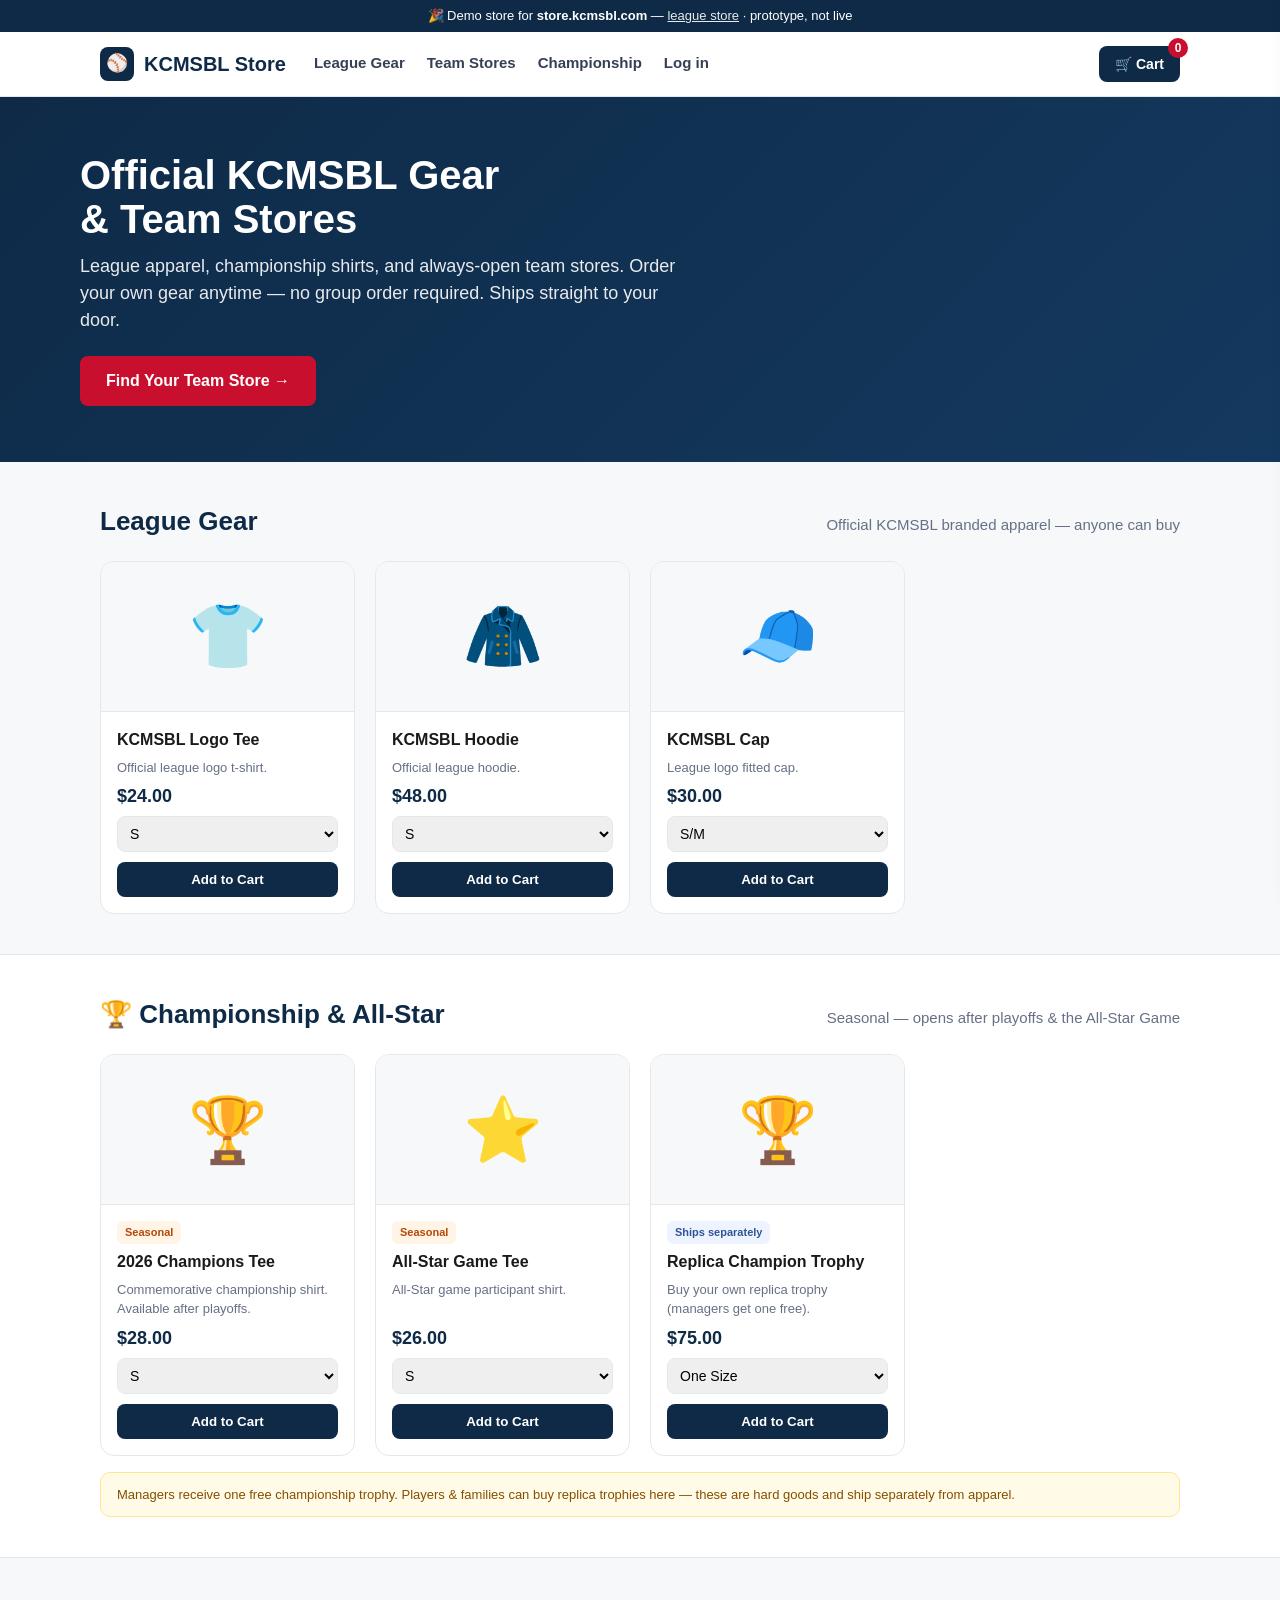
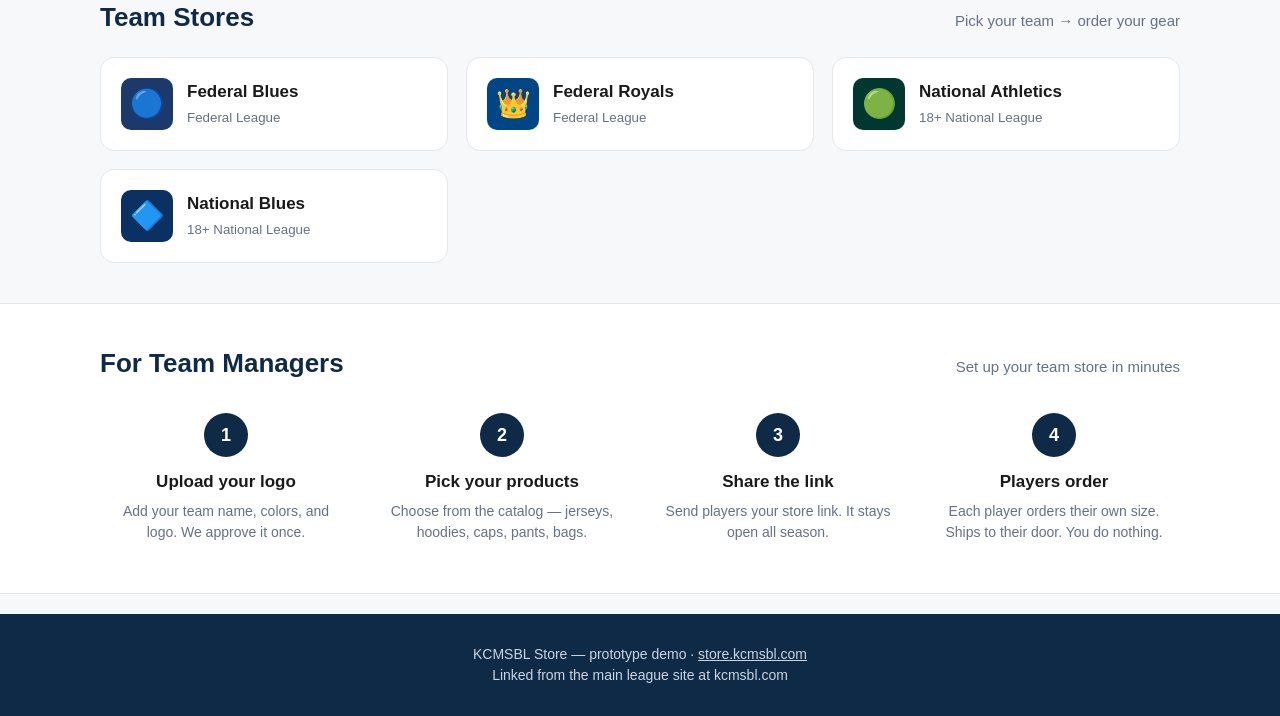
<file: index.html>
<!DOCTYPE html>
<html lang="en">
<head>
<meta charset="UTF-8">
<meta name="viewport" content="width=device-width, initial-scale=1.0">
<title>KCMSBL Store — League & Team Gear</title>
<link rel="stylesheet" href="styles.css">
</head>
<body>

<section class="hero">
  <div class="hero-inner">
    <h1>Official KCMSBL Gear<br>& Team Stores</h1>
    <p>League apparel, championship shirts, and always-open team stores. Order your own gear anytime — no group order required. Ships straight to your door.</p>
    <a class="cta" href="#teams">Find Your Team Store →</a>
  </div>
</section>

<!-- LEAGUE GEAR -->
<div class="wrap">
  <div class="section-head">
    <h2>League Gear</h2>
    <span class="sub">Official KCMSBL branded apparel — anyone can buy</span>
  </div>
  <div class="grid" id="leagueGrid"></div>
</div>

<!-- CHAMPIONSHIP / ALL-STAR -->
<div class="band">
  <div class="wrap" id="champ">
    <div class="section-head">
      <h2>🏆 Championship & All-Star</h2>
      <span class="sub">Seasonal — opens after playoffs & the All-Star Game</span>
    </div>
    <div class="grid" id="champGrid"></div>
    <div class="note">Managers receive one free championship trophy. Players & families can buy replica trophies here — these are hard goods and ship separately from apparel.</div>
  </div>
</div>

<!-- TEAM DIRECTORY -->
<div class="wrap" id="teams">
  <div class="section-head">
    <h2>Team Stores</h2>
    <span class="sub">Pick your team → order your gear</span>
  </div>
  <div class="teams" id="teamGrid"></div>
</div>

<!-- SELF-SERVE EXPLAINER -->
<div class="band">
  <div class="wrap">
    <div class="section-head"><h2>For Team Managers</h2>
      <span class="sub">Set up your team store in minutes</span></div>
    <div class="steps">
      <div class="step"><div class="n">1</div><h3>Upload your logo</h3>
        <p>Add your team name, colors, and logo. We approve it once.</p></div>
      <div class="step"><div class="n">2</div><h3>Pick your products</h3>
        <p>Choose from the catalog — jerseys, hoodies, caps, pants, bags.</p></div>
      <div class="step"><div class="n">3</div><h3>Share the link</h3>
        <p>Send players your store link. It stays open all season.</p></div>
      <div class="step"><div class="n">4</div><h3>Players order</h3>
        <p>Each player orders their own size. Ships to their door. You do nothing.</p></div>
    </div>
  </div>
</div>

<footer>
  KCMSBL Store — prototype demo · <a href="index.html">store.kcmsbl.com</a><br>
  Linked from the main league site at kcmsbl.com
</footer>

<script src="data.js"></script>
<script src="store.js"></script>
<script>
  mountChrome();
  const ctx = { prefix:'lg', markup:0 };
  // League products (non-seasonal / non-champ)
  document.getElementById('leagueGrid').innerHTML =
    LEAGUE_PRODUCTS.filter(p=>!p.seasonal && !p.hardgood).map(p=>productCard(p,ctx)).join('');
  // Championship + all-star + trophy
  document.getElementById('champGrid').innerHTML =
    LEAGUE_PRODUCTS.filter(p=>p.seasonal || p.hardgood).map(p=>productCard(p,ctx)).join('');
  // Team directory
  document.getElementById('teamGrid').innerHTML = Object.entries(TEAMS).map(([slug,t])=>`
    <a class="team-card" href="team.html?t=${slug}">
      <div class="tl" style="background:${t.primary}">${t.logo}</div>
      <div class="meta"><b>${t.name}</b><small>${t.league}</small></div>
    </a>`).join('');
</script>
</body>
</html>
</file>
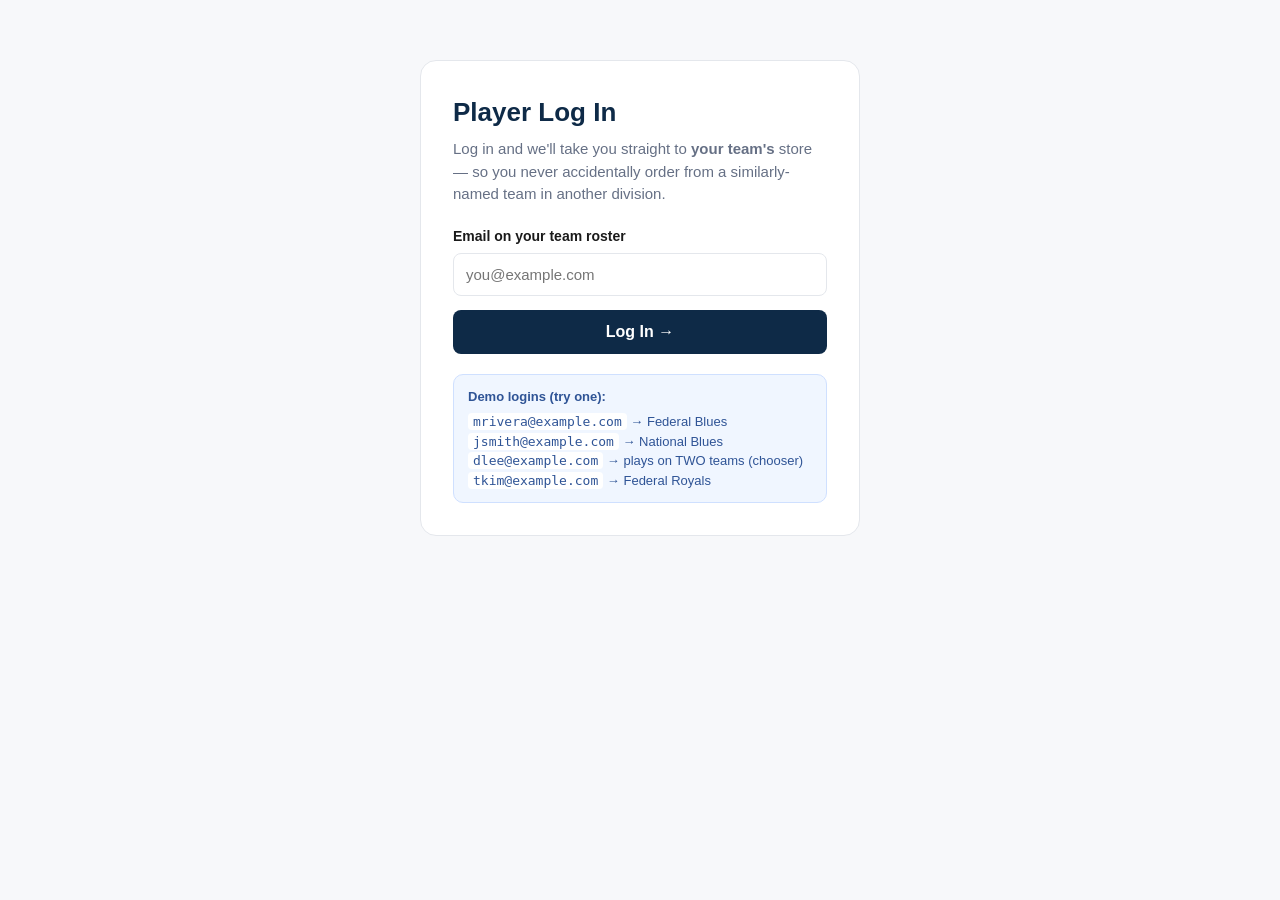
<file: login.html>
<!DOCTYPE html>
<html lang="en">
<head>
<meta charset="UTF-8">
<meta name="viewport" content="width=device-width, initial-scale=1.0">
<title>Player Log In — KCMSBL Store</title>
<link rel="stylesheet" href="styles.css">
<style>
  .login-wrap{max-width:440px;margin:60px auto;background:#fff;border:1px solid var(--line);
    border-radius:16px;padding:32px}
  .login-wrap h1{font-size:26px;color:var(--navy);margin-bottom:6px}
  .login-wrap p{color:var(--muted);margin-bottom:20px;font-size:15px}
  .login-wrap label{font-weight:600;font-size:14px;display:block;margin-bottom:6px}
  .login-wrap input{width:100%;border:1px solid var(--line);border-radius:8px;padding:12px;font-size:15px;margin-bottom:14px}
  .login-wrap button{width:100%;background:var(--navy);color:#fff;border:0;border-radius:8px;
    padding:13px;font-weight:700;font-size:16px;cursor:pointer}
  .login-wrap button:hover{opacity:.92}
  .err{color:var(--red);font-size:14px;margin-bottom:12px;display:none}
  .demo-hint{background:#f0f6ff;border:1px solid #cfe0ff;border-radius:10px;padding:12px 14px;
    font-size:13px;color:#2f5496;margin-top:20px}
  .demo-hint code{background:#fff;padding:1px 5px;border-radius:4px}
  .demo-hint b{display:block;margin-bottom:6px}
</style>
</head>
<body>

<div class="login-wrap">
  <h1>Player Log In</h1>
  <p>Log in and we'll take you straight to <b>your team's</b> store — so you never
     accidentally order from a similarly-named team in another division.</p>
  <div class="err" id="err">We couldn't find that email on a roster. Check with your manager.</div>
  <label for="email">Email on your team roster</label>
  <input type="email" id="email" placeholder="you@example.com" autocomplete="email">
  <button onclick="doLogin()">Log In →</button>

  <div class="demo-hint">
    <b>Demo logins (try one):</b>
    <code>mrivera@example.com</code> → Federal Blues<br>
    <code>jsmith@example.com</code> → National Blues<br>
    <code>dlee@example.com</code> → plays on TWO teams (chooser)<br>
    <code>tkim@example.com</code> → Federal Royals
  </div>
</div>

<script src="data.js"></script>
<script src="store.js"></script>
<script>
  function doLogin(){
    const email = document.getElementById('email').value.trim().toLowerCase();
    const rec = PLAYERS[email];
    if(!rec){ document.getElementById('err').style.display='block'; return; }
    setPlayer({ email, name: rec.name, teams: rec.teams });
    // One team → straight to their store. Multiple → let them choose.
    if(rec.teams.length === 1){
      location.href = 'team.html?t=' + rec.teams[0];
    } else {
      location.href = 'my-teams.html';
    }
  }
  document.getElementById('email').addEventListener('keydown', e=>{ if(e.key==='Enter') doLogin(); });
</script>
</body>
</html>
</file>
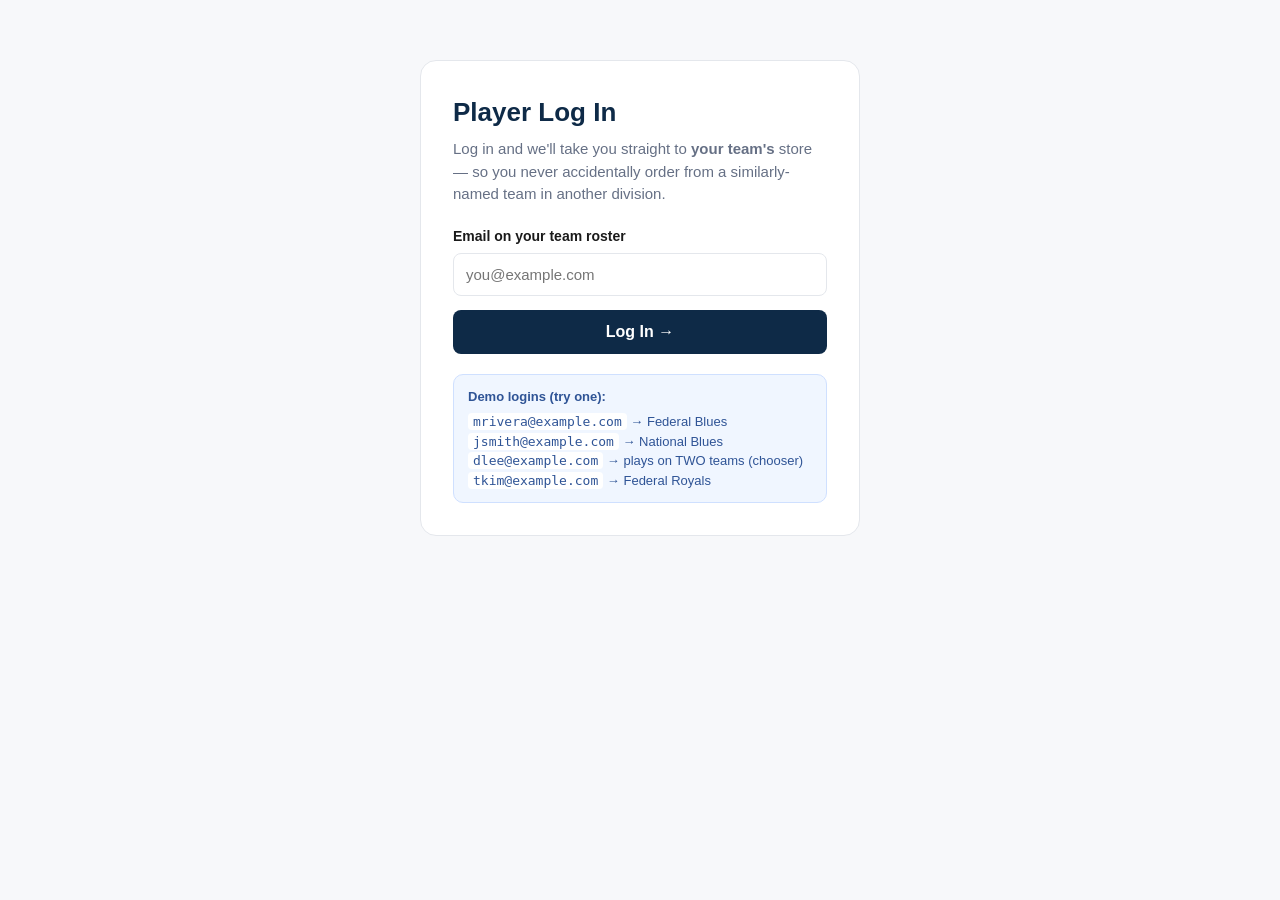
<file: my-teams.html>
<!DOCTYPE html>
<html lang="en">
<head>
<meta charset="UTF-8">
<meta name="viewport" content="width=device-width, initial-scale=1.0">
<title>My Teams — KCMSBL Store</title>
<link rel="stylesheet" href="styles.css">
</head>
<body>

<div class="wrap">
  <div class="section-head">
    <h2 id="hi">Your Teams</h2>
    <span class="sub">You're on more than one roster — pick a store</span>
  </div>
  <div class="teams" id="myTeams"></div>
  <div class="note">Playing on multiple teams? Order gear for each from its own store. Your cart can hold items from more than one team.</div>
</div>

<footer>KCMSBL Store — prototype demo · <a href="index.html">store.kcmsbl.com</a></footer>

<script src="data.js"></script>
<script src="store.js"></script>
<script>
  const player = getPlayer();
  if(!player){ location.href = 'login.html'; }
  else {
    mountChrome();
    document.getElementById('hi').textContent = `${player.name} — Your Teams`;
    document.getElementById('myTeams').innerHTML = player.teams.map(slug=>{
      const t = TEAMS[slug];
      return `<a class="team-card" href="team.html?t=${slug}">
        <div class="tl" style="background:${t.primary}">${t.logo}</div>
        <div class="meta"><b>${t.name}</b><small>${t.league}</small></div>
      </a>`;
    }).join('');
  }
</script>
</body>
</html>
</file>
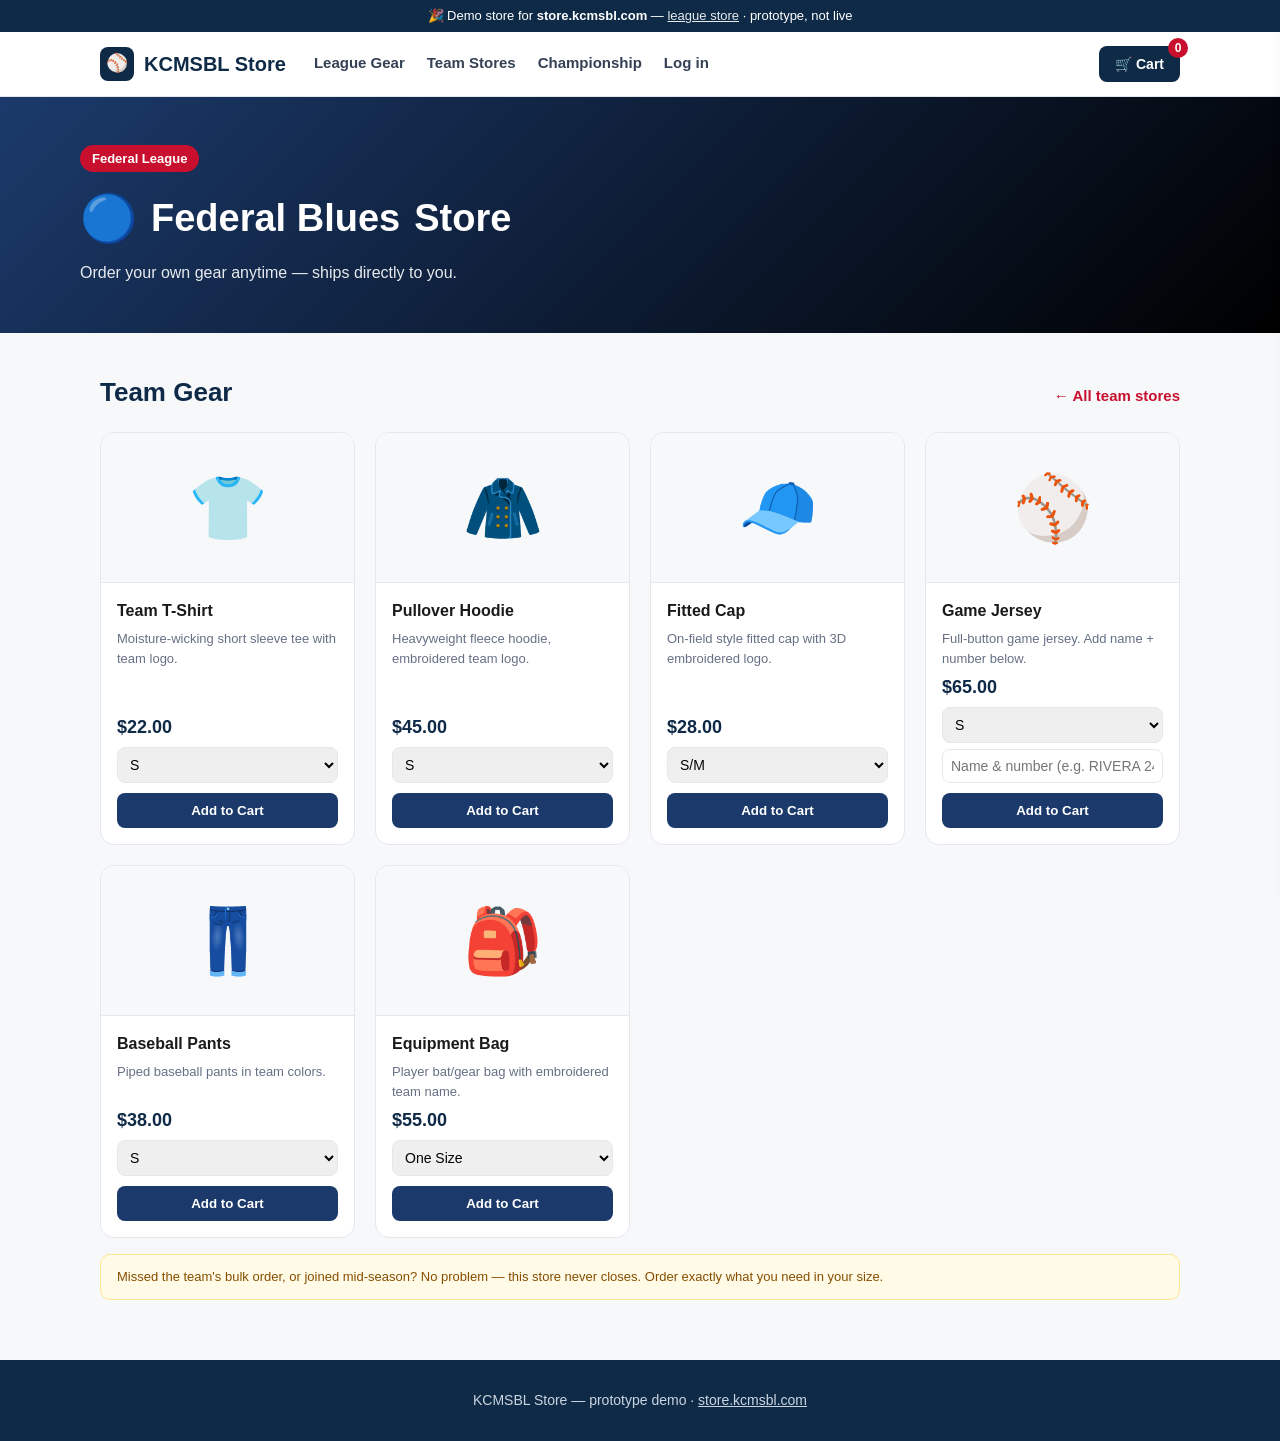
<file: team.html>
<!DOCTYPE html>
<html lang="en">
<head>
<meta charset="UTF-8">
<meta name="viewport" content="width=device-width, initial-scale=1.0">
<title>Team Store — KCMSBL</title>
<link rel="stylesheet" href="styles.css">
</head>
<body>

<section class="team-hero" id="teamHero">
  <div class="hero-inner">
    <span class="badge" id="teamLeague">League</span>
    <h1><span class="team-logo" id="teamLogo">⚾</span> <span id="teamName">Team</span> Store</h1>
    <p style="opacity:.9;margin-top:8px">Order your own gear anytime — ships directly to you.</p>
  </div>
</section>

<div class="wrap">
  <div class="section-head">
    <h2>Team Gear</h2>
    <span class="sub"><a href="index.html" style="color:var(--red);font-weight:600">← All team stores</a></span>
  </div>
  <div class="grid" id="teamGrid"></div>
  <div class="note">Missed the team's bulk order, or joined mid-season? No problem — this store never closes. Order exactly what you need in your size.</div>
</div>

<footer>
  KCMSBL Store — prototype demo · <a href="index.html">store.kcmsbl.com</a>
</footer>

<script src="data.js"></script>
<script src="store.js"></script>
<script>
  const params = new URLSearchParams(location.search);
  const slug = params.get('t') || 'federal-blues';
  const team = TEAMS[slug];

  if(!team){
    document.body.innerHTML = '<div class="wrap"><h2>Team not found</h2><p><a href="index.html">← Back to store</a></p></div>';
  } else {
    // Apply team colors to CSS variables
    document.documentElement.style.setProperty('--team-primary', team.primary);
    document.documentElement.style.setProperty('--team-accent', team.accent);
    document.title = team.name + ' Store — KCMSBL';

    mountChrome(team.name);

    document.getElementById('teamName').textContent = team.name;
    document.getElementById('teamLeague').textContent = team.league;
    document.getElementById('teamLogo').textContent = team.logo;

    // Guardrail: if a logged-in player is viewing a team that isn't one of theirs, warn them.
    const player = getPlayer();
    if(player && !player.teams.includes(slug)){
      const mineList = player.teams.map(s => `<a href="team.html?t=${s}">${TEAMS[s].name}</a>`).join(' or ');
      const warn = document.createElement('div');
      warn.className = 'wrongteam';
      warn.innerHTML = `⚠️ Heads up, ${player.name} — this is <b>${team.name}</b> (${team.league}),
        which isn't on your roster. Your team${player.teams.length>1?'s are':' is'}: ${mineList}.`;
      document.querySelector('.wrap').prepend(warn);
    }

    // Team pays no markup in demo; managers could add one for fundraising
    const ctx = { prefix:'tm', markup:0, teamName: team.name };
    const products = team.offers.map(id => CATALOG.find(p=>p.id===id)).filter(Boolean);
    document.getElementById('teamGrid').innerHTML = products.map(p=>productCard(p,ctx)).join('');
  }
</script>
</body>
</html>
</file>
<file: styles.css>
:root{
  --navy:#0e2a47; --navy2:#14395f; --red:#c8102e; --ink:#1a1a1a;
  --muted:#667085; --line:#e4e7ec; --bg:#f7f8fa; --white:#fff;
  --team-primary:#0e2a47; --team-accent:#c8102e;
}
*{box-sizing:border-box;margin:0;padding:0}
body{font-family:-apple-system,BlinkMacSystemFont,"Segoe UI",Roboto,Helvetica,Arial,sans-serif;
  color:var(--ink);background:var(--bg);line-height:1.5}
a{color:inherit;text-decoration:none}
img{max-width:100%}

/* Header */
.topbar{background:var(--navy);color:#fff;font-size:13px;text-align:center;padding:6px}
.topbar a{text-decoration:underline;opacity:.9}
header.nav{background:var(--white);border-bottom:1px solid var(--line);position:sticky;top:0;z-index:50}
.nav-inner{max-width:1120px;margin:0 auto;display:flex;align-items:center;gap:20px;padding:14px 20px}
.brand{display:flex;align-items:center;gap:10px;font-weight:800;font-size:20px;color:var(--navy)}
.brand .logo{width:34px;height:34px;background:var(--navy);color:#fff;border-radius:8px;
  display:grid;place-items:center;font-size:18px}
.nav-links{display:flex;gap:22px;margin-left:8px;font-weight:600;font-size:15px;color:#344054}
.nav-links a:hover{color:var(--red)}
.nav-spacer{flex:1}
.cart-btn{position:relative;background:var(--navy);color:#fff;border:0;border-radius:8px;
  padding:10px 16px;font-weight:700;cursor:pointer;font-size:14px}
.cart-btn .count{position:absolute;top:-8px;right:-8px;background:var(--red);color:#fff;
  border-radius:999px;min-width:20px;height:20px;font-size:12px;display:grid;place-items:center;padding:0 5px}

/* Hero */
.hero{background:linear-gradient(135deg,var(--navy),var(--navy2));color:#fff;padding:56px 20px}
.hero-inner{max-width:1120px;margin:0 auto}
.hero h1{font-size:40px;line-height:1.1;margin-bottom:12px}
.hero p{font-size:18px;opacity:.9;max-width:620px}
.hero .cta{margin-top:22px;display:inline-block;background:var(--red);color:#fff;
  padding:13px 26px;border-radius:8px;font-weight:700}

/* Team hero (color-driven) */
.team-hero{background:linear-gradient(135deg,var(--team-primary),#000);color:#fff;padding:48px 20px}
.team-hero .badge{display:inline-block;background:var(--team-accent);padding:4px 12px;border-radius:999px;
  font-size:13px;font-weight:700;margin-bottom:12px}
.team-hero h1{font-size:38px;display:flex;align-items:center;gap:14px}
.team-hero .team-logo{font-size:46px}

/* Sections */
.wrap{max-width:1120px;margin:0 auto;padding:40px 20px}
.section-head{display:flex;align-items:baseline;justify-content:space-between;margin-bottom:20px;flex-wrap:wrap;gap:8px}
.section-head h2{font-size:26px;color:var(--navy)}
.section-head .sub{color:var(--muted);font-size:15px}

/* Product grid */
.grid{display:grid;grid-template-columns:repeat(auto-fill,minmax(240px,1fr));gap:20px}
.card{background:#fff;border:1px solid var(--line);border-radius:14px;overflow:hidden;
  display:flex;flex-direction:column;transition:.15s}
.card:hover{box-shadow:0 8px 24px rgba(16,24,40,.1);transform:translateY(-2px)}
.card .thumb{height:150px;background:var(--bg);display:grid;place-items:center;font-size:64px;
  border-bottom:1px solid var(--line)}
.card .body{padding:16px;display:flex;flex-direction:column;gap:6px;flex:1}
.card .name{font-weight:700;font-size:16px}
.card .desc{color:var(--muted);font-size:13px;flex:1}
.card .price{font-weight:800;color:var(--navy);font-size:18px}
.tag{display:inline-block;font-size:11px;font-weight:700;padding:3px 8px;border-radius:6px;
  background:#fff4e5;color:#b54708;width:fit-content}
.tag.hard{background:#eef4ff;color:#2f5496}
.card select,.card input{border:1px solid var(--line);border-radius:8px;padding:8px;font-size:14px;width:100%}
.card .add{background:var(--team-primary,var(--navy));color:#fff;border:0;border-radius:8px;
  padding:10px;font-weight:700;cursor:pointer;margin-top:4px}
.card .add:hover{opacity:.9}

/* Team directory */
.teams{display:grid;grid-template-columns:repeat(auto-fill,minmax(260px,1fr));gap:18px}
.team-card{background:#fff;border:1px solid var(--line);border-radius:14px;padding:20px;display:flex;
  align-items:center;gap:14px;transition:.15s}
.team-card:hover{box-shadow:0 8px 24px rgba(16,24,40,.1);transform:translateY(-2px)}
.team-card .tl{width:52px;height:52px;border-radius:10px;display:grid;place-items:center;font-size:28px;color:#fff}
.team-card .meta small{color:var(--muted)}
.team-card .meta b{display:block;font-size:17px}

/* Info / self-serve band */
.band{background:#fff;border-top:1px solid var(--line);border-bottom:1px solid var(--line)}
.steps{display:grid;grid-template-columns:repeat(auto-fit,minmax(220px,1fr));gap:24px}
.step{text-align:center;padding:10px}
.step .n{width:44px;height:44px;border-radius:999px;background:var(--navy);color:#fff;
  display:grid;place-items:center;font-weight:800;margin:0 auto 12px;font-size:18px}
.step h3{font-size:17px;margin-bottom:6px}
.step p{color:var(--muted);font-size:14px}

/* Cart drawer */
.overlay{position:fixed;inset:0;background:rgba(0,0,0,.4);opacity:0;pointer-events:none;transition:.2s;z-index:90}
.overlay.open{opacity:1;pointer-events:auto}
.drawer{position:fixed;top:0;right:-420px;width:400px;max-width:90vw;height:100%;background:#fff;
  z-index:100;transition:.25s;display:flex;flex-direction:column;box-shadow:-4px 0 24px rgba(0,0,0,.15)}
.drawer.open{right:0}
.drawer h3{padding:20px;border-bottom:1px solid var(--line);font-size:20px}
.drawer .items{flex:1;overflow:auto;padding:12px 20px}
.line{display:flex;gap:12px;padding:12px 0;border-bottom:1px solid var(--line)}
.line .ic{font-size:32px}
.line .info{flex:1}
.line .info b{font-size:15px}
.line .info small{color:var(--muted);display:block}
.line .rm{color:var(--red);background:none;border:0;cursor:pointer;font-size:13px}
.drawer .foot{padding:20px;border-top:1px solid var(--line)}
.drawer .total{display:flex;justify-content:space-between;font-size:18px;font-weight:800;margin-bottom:14px}
.checkout{width:100%;background:var(--red);color:#fff;border:0;border-radius:8px;padding:14px;
  font-weight:800;cursor:pointer;font-size:16px}
.empty{color:var(--muted);text-align:center;padding:40px 0}

footer{background:var(--navy);color:#cbd5e1;padding:30px 20px;text-align:center;font-size:14px;margin-top:20px}
footer a{text-decoration:underline}
.note{background:#fffbe6;border:1px solid #ffe58f;border-radius:10px;padding:12px 16px;font-size:13px;color:#874d00;margin-top:16px}
.wrongteam{background:#fff1f0;border:1px solid #ffccc7;border-radius:10px;padding:14px 18px;
  font-size:15px;color:#a8071a;margin-bottom:22px}
.wrongteam a{color:#c8102e;font-weight:700;text-decoration:underline;margin-left:6px}
</file>
